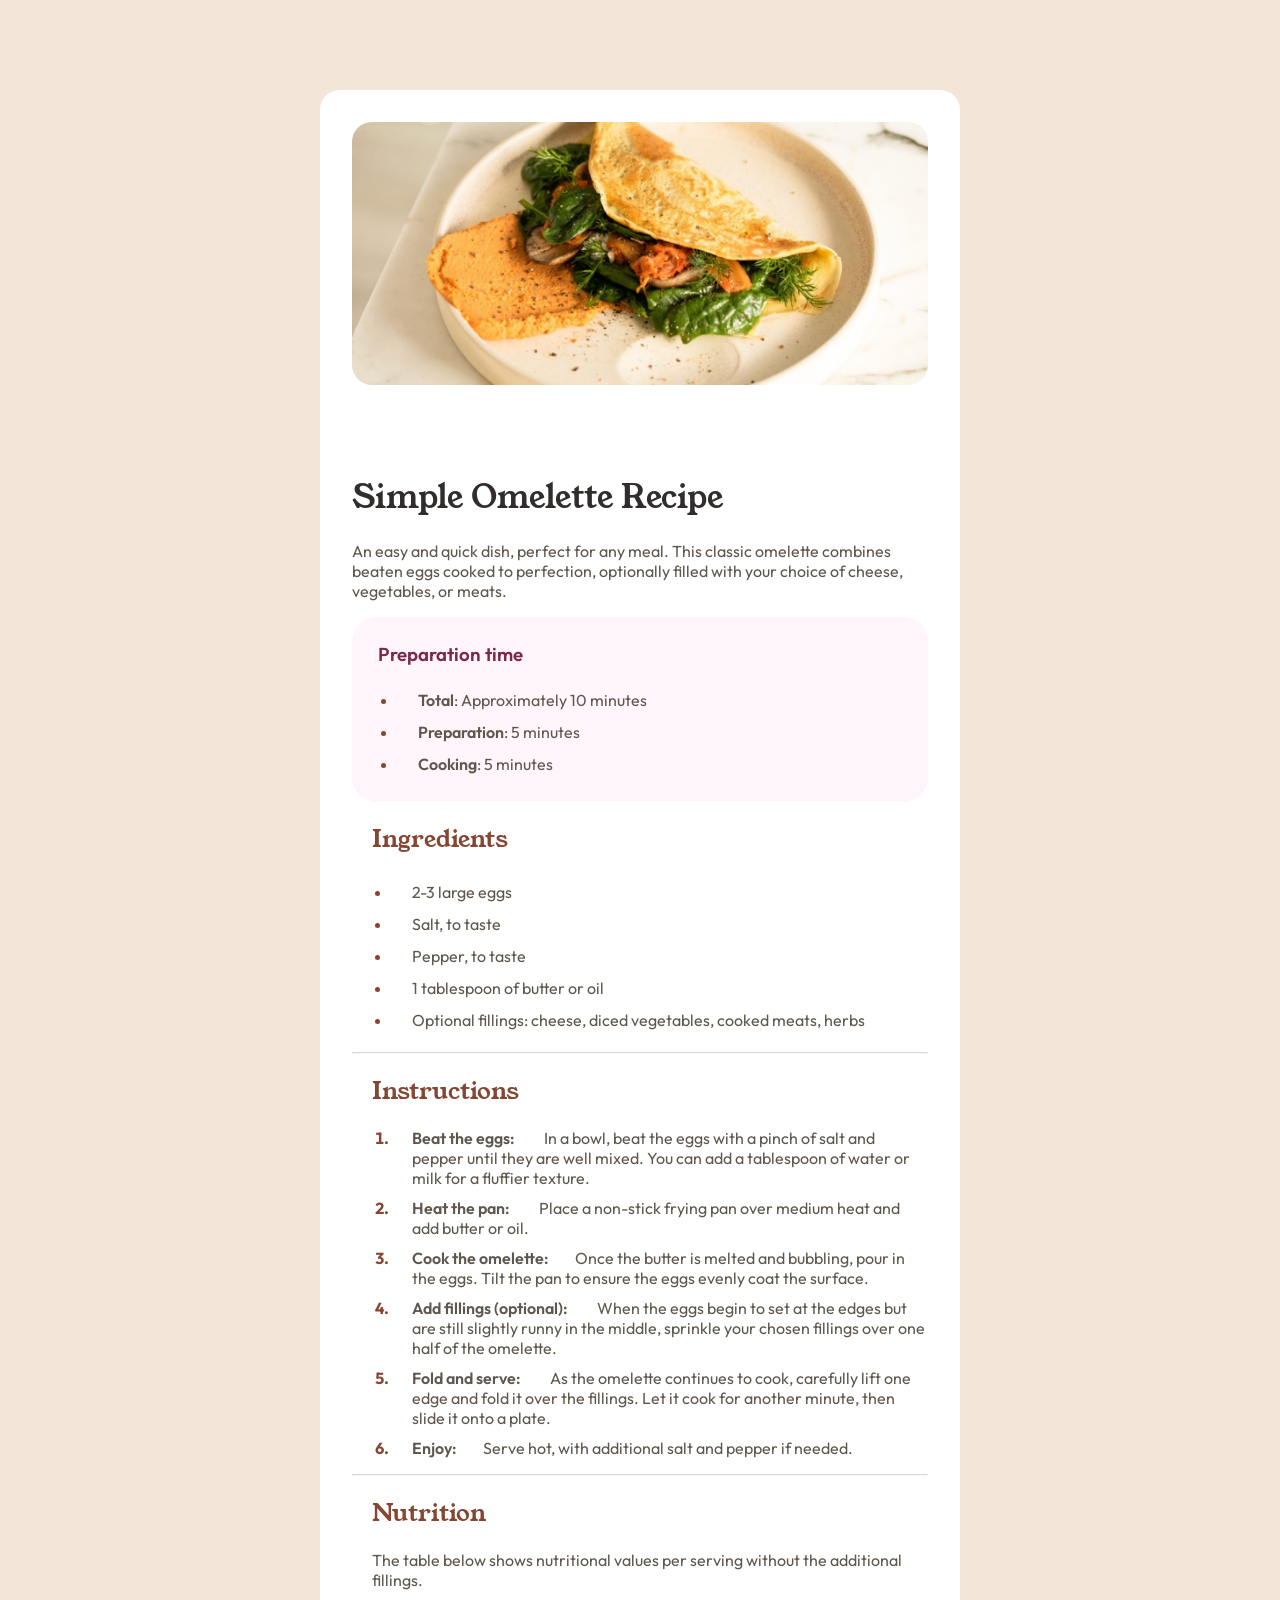
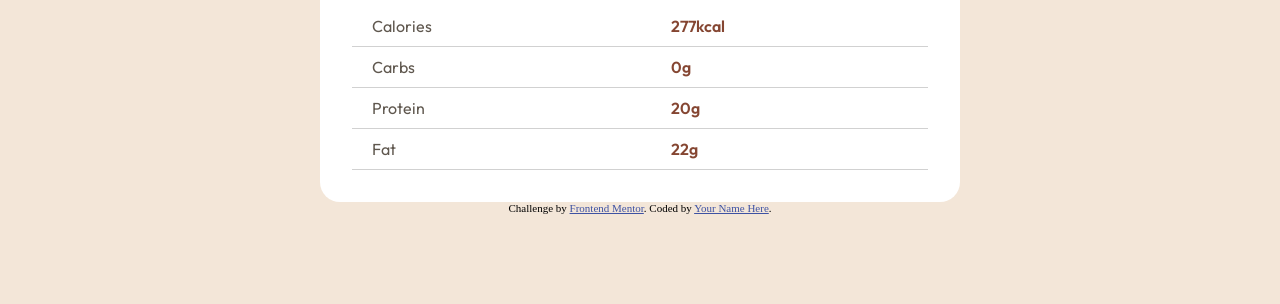
<file: index.html>
<!DOCTYPE html>
<html lang="en">
<head>
  <meta charset="UTF-8">
  <meta name="viewport" content="width=device-width, initial-scale=1.0"> <!-- displays site properly based on user's device -->

  <link rel="icon" type="image/png" sizes="32x32" href="./assets/images/favicon-32x32.png">
  <link rel="stylesheet" href="./css/style.css">
  
  <title>Frontend Mentor | Recipe page</title>

  <link rel="preconnect" href="https://fonts.googleapis.com">
  <link rel="preconnect" href="https://fonts.gstatic.com" crossorigin>
  <link href="https://fonts.googleapis.com/css2?family=Young+Serif&display=swap" rel="stylesheet">

  <link rel="preconnect" href="https://fonts.googleapis.com">
  <link rel="preconnect" href="https://fonts.gstatic.com" crossorigin>
  <link href="https://fonts.googleapis.com/css2?family=Outfit:wght@100..900&family=Young+Serif&display=swap" rel="stylesheet">

  <!-- Feel free to remove these styles or customise in your own stylesheet 👍 -->
  <style>
    .attribution { font-size: 11px; text-align: center; }
    .attribution a { color: hsl(228, 45%, 44%); }
  </style>
</head>
<body>
  <main>
    <div class="photo">
      <img src="./assets/images/image-omelette.jpeg" alt="image of omelette">
    </div>

    <div class="content">
      <h1 class="young-serif-regular">Simple Omelette Recipe</h1>

      <p>
        An easy and quick dish, perfect for any meal. This classic omelette combines beaten eggs cooked 
        to perfection, optionally filled with your choice of cheese, vegetables, or meats.
      </p>

      <div class="prep">
        <h3>Preparation time</h3>
        <ul>
          <li>
            <span>Total</span>: Approximately 10 minutes
          </li>
          <li>
            <span>Preparation</span>: 5 minutes
          </li>
          <li>
            <span>Cooking</span>: 5 minutes
          </li>
        </ul>
      </div>

      <h2 class="young-serif-regular">Ingredients</h2>
      <ul>
        <li>
          2-3 large eggs
        </li>
        <li>
          Salt, to taste
        </li>
        <li>
          Pepper, to taste
        </li>
        <li>
          1 tablespoon of butter or oil
        </li>
        <li>
          Optional fillings: cheese, diced vegetables, cooked meats, herbs
        </li>
      </ul>
      
      <hr>

      <h2 class="young-serif-regular">Instructions</h2>
      <ol>
        <li>
          <span class="title">Beat the eggs:</span><span class="content"> In a bowl, beat the eggs with a pinch of salt and pepper until they are well mixed. You can add a tablespoon of water or milk for a fluffier texture.</span>
        </li>
        <li>
          <span class="title">Heat the pan:</span><span class="content"> Place a non-stick frying pan over medium heat and add butter or oil.</span>
        </li>
        <li>
          <span class="title">Cook the omelette:</span><span class="content">Once the butter is melted and bubbling, pour in the eggs. Tilt the pan to ensure the eggs evenly coat the surface.</span>
        </li>
        <li>
          <span class="title">Add fillings (optional):</span><span class="content">
            When the eggs begin to set at the edges but are still slightly runny in the middle, sprinkle your chosen fillings over one half of the omelette.</span>
        </li>
        <li>
          <span class="title">Fold and serve:</span><span class="content"> As the omelette continues to cook, carefully lift one edge and fold it over the fillings. Let it cook for another minute, then slide it onto a plate.</span>
        </li>
        <li>
          <span class="title">Enjoy:</span><span class="content">Serve hot, with additional salt and pepper if needed.</span>
        </li>
      </ol>

      <hr>

      <h2 class="young-serif-regular">Nutrition</h2>

      <p class="nutrition">
        The table below shows nutritional values per serving without the additional fillings.
      </p>
      <table>
        <tr>
          <td>Calories</td>
          <td class="num">277kcal</td>
        </tr>
        <tr>
          <td>Carbs</td>
          <td class="num">0g</td>
        </tr>
        <tr>
          <td>Protein</td>
          <td class="num">20g</td>
        </tr>
        <tr>
          <td>Fat</td>
          <td class="num">22g</td>
        </tr>
      </table>
    </div>
  </main>
  <div class="attribution">
    Challenge by <a href="https://www.frontendmentor.io?ref=challenge" target="_blank">Frontend Mentor</a>. 
    Coded by <a href="#">Your Name Here</a>.
  </div>
</body>
</html>
</file>
<file: css/style.css>
@media screen and (max-width: 628px) {
  body {
    padding: 0px !important;
  }
  body main {
    border-radius: 0 !important;
  }
  body main .photo {
    padding: 0 !important;
  }
  body main .photo img {
    border-radius: 0;
  }
  body .attribution {
    background-color: hsl(0, 0%, 100%);
  }
}
* {
  box-sizing: border-box;
}

body {
  background-color: hsl(30, 54%, 90%);
  margin: 0;
  padding: 10vh 25vw;
}
body main {
  background-color: hsl(0, 0%, 100%);
  border-radius: 20px;
  width: 100%;
}
body main .photo {
  padding: 5%;
}
body main .content {
  padding: 5%;
}
body main .young-serif-regular {
  font-family: "Young Serif", serif;
  font-weight: 400;
  font-style: normal;
}
body main img {
  width: 100%;
  object-fit: cover;
  border-radius: 20px;
}
body main hr {
  opacity: 0.4;
}
body main .prep {
  background-color: hsl(330, 100%, 98%);
  border-radius: 25px;
  padding: 1%;
}
body main .prep span {
  font-family: "Outfit", sans-serif;
  font-optical-sizing: auto;
  font-weight: 600;
  font-style: normal;
  color: hsl(30, 10%, 34%);
}
body main .prep h3 {
  padding-left: 20px;
  color: hsl(332, 51%, 32%);
  font-family: "Outfit", sans-serif;
  font-optical-sizing: auto;
  font-weight: 600;
  font-style: normal;
}
body main .prep ul {
  line-height: 2;
}
body main .prep ul li {
  padding-left: 20px;
  font-family: "Outfit", sans-serif;
  font-optical-sizing: auto;
  font-weight: 400;
  font-style: normal;
}
body main .prep ul li::marker {
  color: hsl(14, 45%, 36%);
}
body main h1 {
  color: hsl(24, 5%, 18%);
}
body main h2 {
  color: hsl(14, 45%, 36%);
  padding-left: 20px;
}
body main p {
  color: hsl(30, 10%, 34%);
  font-family: "Outfit", sans-serif;
  font-optical-sizing: auto;
  font-weight: 400;
  font-style: normal;
}
body main ul li {
  color: hsl(30, 10%, 34%);
  font-family: "Outfit", sans-serif;
  font-optical-sizing: auto;
  font-weight: 400;
  font-style: normal;
  line-height: 2;
  padding-left: 20px;
}
body main ul li::marker {
  color: hsl(14, 45%, 36%);
  font-weight: bold;
}
body main ol li {
  font-family: "Outfit", sans-serif;
  font-optical-sizing: auto;
  font-weight: 400;
  font-style: normal;
  margin-bottom: 10px;
  padding-left: 20px;
}
body main ol li::marker {
  color: hsl(14, 45%, 36%);
  font-weight: bold;
}
body main ol li .title {
  font-family: "Outfit", sans-serif;
  font-optical-sizing: auto;
  font-weight: 600;
  font-style: normal;
  color: hsl(30, 10%, 34%);
}
body main ol li .content {
  color: hsl(30, 10%, 34%);
}
body main .nutrition {
  padding-left: 20px;
}
body main table {
  width: 100%;
  border-collapse: collapse;
  border-spacing: 10px;
  font-family: "Outfit", sans-serif;
  font-optical-sizing: auto;
  font-weight: 400;
  font-style: normal;
  color: hsl(30, 10%, 34%);
}
body main table tr td {
  border-bottom: 1px solid rgba(198, 198, 198, 0.8);
  padding-left: 20px;
  padding-bottom: 10px;
  padding-top: 10px;
}
body main table .num {
  font-family: "Outfit", sans-serif;
  font-optical-sizing: auto;
  font-weight: 600;
  font-style: normal;
  color: hsl(14, 45%, 36%);
}

/*# sourceMappingURL=style.css.map */
</file>
